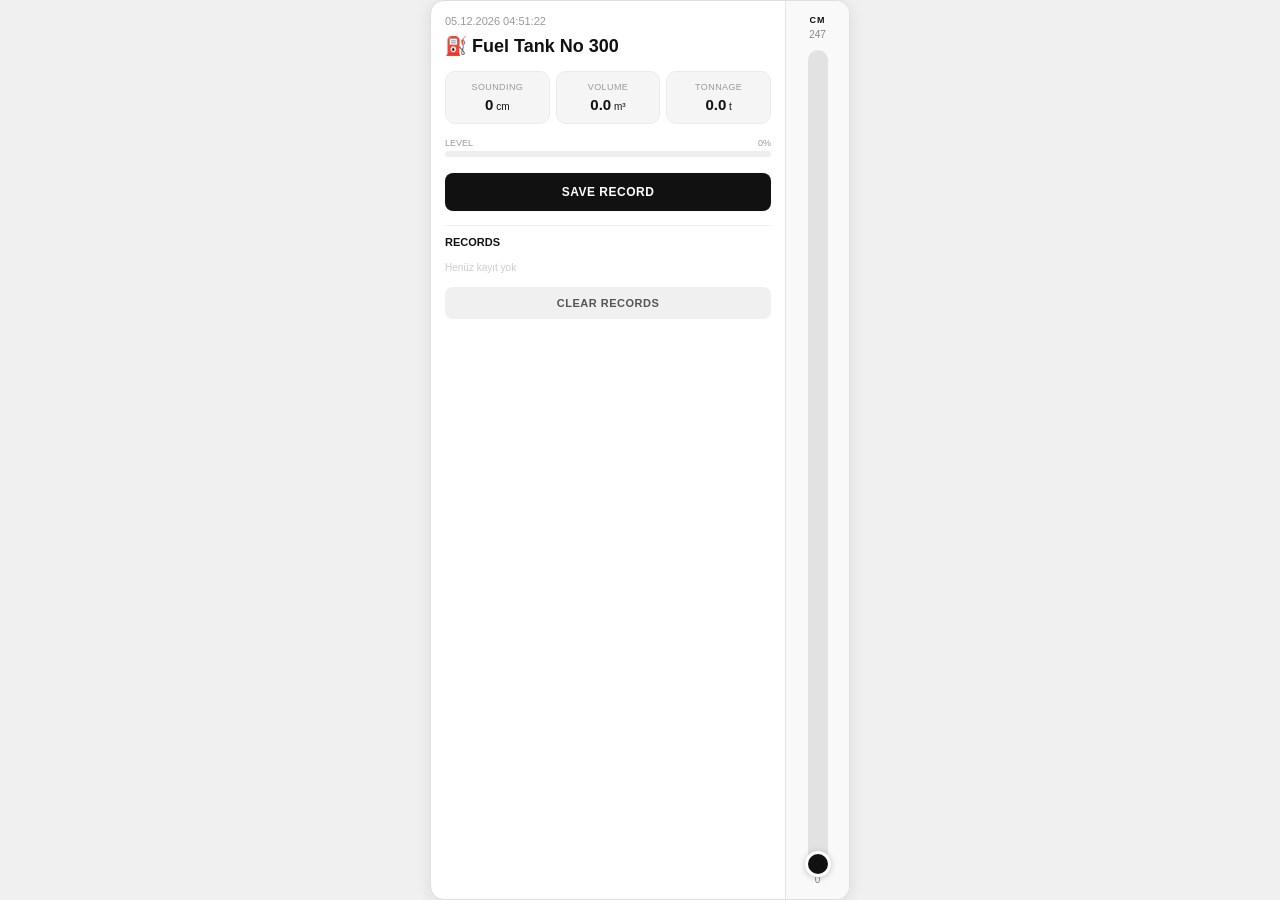
<file: index.html>
<!DOCTYPE html>
<html lang="tr">
<head>
<meta charset="UTF-8">
<meta name="viewport" content="width=device-width, initial-scale=1.0, maximum-scale=1.0, user-scalable=no, viewport-fit=cover">
<meta name="theme-color" content="#111111">
<title>Fuel Tank No 300</title>
<style>
*   { box-sizing: border-box; margin: 0; padding: 0; }

html, body {
  height: 100%;
  overscroll-behavior: none;
}

body {
  font-family: -apple-system, BlinkMacSystemFont, 'Segoe UI', sans-serif;
  background: #f0f0f0;
  display: flex;
  justify-content: center;
  padding: env(safe-area-inset-top) 8px env(safe-area-inset-bottom);
  min-height: 100dvh;
  touch-action: manipulation;
  -webkit-tap-highlight-color: transparent;
  user-select: none;
  -webkit-user-select: none;
}

.card {
  width: 100%;
  max-width: 420px;
  background: #fff;
  border-radius: 14px;
  border: 1px solid #e0e0e0;
  box-shadow: 0 2px 16px rgba(0,0,0,0.09);
  display: flex;
  overflow: hidden;
}

/* ── MAIN PANEL ── */
.panel {
  flex: 1;
  padding: 14px;
  display: flex;
  flex-direction: column;
  min-width: 0;
}

.clock {
  font-size: 11px;
  color: #999;
  margin-bottom: 8px;
  font-variant-numeric: tabular-nums;
}

.title {
  font-size: 18px;
  font-weight: 700;
  color: #111;
  margin-bottom: 14px;
}

/* Info cards */
.info-row { display: flex; gap: 6px; margin-bottom: 14px; }
.info-card {
  flex: 1;
  background: #f5f5f5;
  border: 1px solid #ebebeb;
  border-radius: 10px;
  padding: 10px 4px;
  text-align: center;
}
.info-label { font-size: 9px; color: #999; letter-spacing: .4px; margin-bottom: 4px; }
.info-val { font-size: 15px; font-weight: 700; color: #111; font-variant-numeric: tabular-nums; }
.info-unit { font-size: 10px; font-weight: 400; }

/* Progress bar */
.prog { margin-bottom: 12px; }
.prog-head { display: flex; justify-content: space-between; font-size: 9px; color: #999; margin-bottom: 3px; }
.prog-track { height: 6px; background: #eee; border-radius: 99px; overflow: hidden; }
.prog-fill { height: 100%; background: #111; border-radius: 99px; width: 0; transition: width .08s linear; }

/* Buttons */
.btn-save {
  width: 100%; padding: 12px; margin-top: 4px;
  background: #111; color: #fff;
  border: none; border-radius: 8px;
  font-size: 12px; font-weight: 700; letter-spacing: .5px;
  cursor: pointer;
  touch-action: manipulation;
}
.btn-save:active { opacity: .85; }
.btn-save.saved { background: #1a7f37; }

.btn-clear {
  width: 100%; padding: 10px; margin-top: 8px;
  background: #f0f0f0; color: #555;
  border: none; border-radius: 8px;
  font-size: 11px; font-weight: 600; letter-spacing: .5px;
  cursor: pointer;
  touch-action: manipulation;
}
.btn-clear:active { opacity: .8; }
.btn-clear.arm { background: #c0392b; color: #fff; }

/* Records */
.rec-section { margin-top: 14px; border-top: 1px solid #f0f0f0; padding-top: 10px; display: flex; flex-direction: column; min-height: 0; }
.rec-title { font-size: 11px; font-weight: 700; color: #111; margin-bottom: 8px; }
.rec-list { overflow-y: auto; -webkit-overflow-scrolling: touch; flex: 1; }
.rec-empty { font-size: 10px; color: #ccc; padding: 6px 0; }
.rec-row {
  display: flex; justify-content: space-between; align-items: center;
  padding: 6px 0; border-bottom: 1px solid #f5f5f5; font-size: 9px;
}
.rec-date { font-weight: 700; color: #333; margin-bottom: 2px; }
.rec-vals { color: #999; }
.rec-right { display: flex; align-items: center; gap: 10px; }
.rec-pct { font-size: 9px; color: #999; text-align: right; }
.rec-mini-track { width: 54px; height: 4px; background: #eee; border-radius: 99px; overflow: hidden; }
.rec-mini-fill { height: 100%; background: #111; }
.rec-del {
  background: none; border: none; color: #ddd; font-size: 14px;
  cursor: pointer; padding: 6px; line-height: 1; touch-action: manipulation;
}
.rec-del:active { color: #c0392b; }

/* ── SLIDER COLUMN ── */
.slider-col {
  width: 64px;
  background: #f9f9f9;
  border-left: 1px solid #e4e4e4;
  display: flex;
  flex-direction: column;
  align-items: center;
  padding: 14px 0;
  user-select: none;
  -webkit-user-select: none;
}
.sl-title { font-size: 9px; font-weight: 700; letter-spacing: 1px; color: #111; margin-bottom: 4px; }
.sl-max { font-size: 10px; color: #888; margin-bottom: 10px; }
.sl-min { font-size: 10px; color: #888; margin-top: 10px; }

.sl-track {
  flex: 1;
  width: 20px;
  position: relative;
  background: #e2e2e2;
  border-radius: 10px;
  cursor: pointer;
  touch-action: none;
  overflow: visible;
}

.sl-fill {
  position: absolute;
  bottom: 0; left: 0; right: 0;
  background: #111;
  border-radius: 10px;
  height: 0%;
  pointer-events: none;
}

.sl-thumb {
  position: absolute;
  left: 50%;
  width: 26px;
  height: 26px;
  background: #111;
  border: 3px solid #fff;
  border-radius: 50%;
  box-shadow: 0 1px 6px rgba(0,0,0,.22);
  transform: translateX(-50%) translateY(50%);
  bottom: 0%;
  pointer-events: none;
  transition: box-shadow .1s;
}
.sl-track.active .sl-thumb {
  box-shadow: 0 0 0 4px rgba(0,0,0,.12);
}
</style>
</head>
<body>

<div class="card">

<!-- MAIN PANEL -->
<div class="panel">
  <div class="clock" id="clock">—</div>
  <div class="title">⛽ Fuel Tank No 300</div>

  <div class="info-row">
    <div class="info-card">
      <div class="info-label">SOUNDING</div>
      <div class="info-val"><span id="vCm">0</span><span class="info-unit"> cm</span></div>
    </div>
    <div class="info-card">
      <div class="info-label">VOLUME</div>
      <div class="info-val"><span id="vM3">0.0</span><span class="info-unit"> m³</span></div>
    </div>
    <div class="info-card">
      <div class="info-label">TONNAGE</div>
      <div class="info-val"><span id="vTon">0.0</span><span class="info-unit"> t</span></div>
    </div>
  </div>

  <div class="prog">
    <div class="prog-head"><span>LEVEL</span><span id="pLevel">0%</span></div>
    <div class="prog-track"><div class="prog-fill" id="bLevel"></div></div>
  </div>

  <button class="btn-save" id="btnSave">SAVE RECORD</button>

  <div class="rec-section">
    <div class="rec-title">RECORDS</div>
    <div class="rec-list" id="recList"></div>
  </div>

  <button class="btn-clear" id="btnClear">CLEAR RECORDS</button>
</div>

<!-- SLIDER -->
<div class="slider-col">
  <div class="sl-title">CM</div>
  <div class="sl-max">247</div>
  <div class="sl-track" id="slTrack" role="slider" aria-label="Tank seviyesi" aria-valuemin="0" aria-valuemax="247" aria-valuenow="0" tabindex="0">
    <div class="sl-fill" id="slFill"></div>
    <div class="sl-thumb" id="slThumb"></div>
  </div>
  <div class="sl-min">0</div>
</div>

</div>

<script>
// ── Constants ─────────────────────────────────────────────
const MAX_CM    = 247;
const M3_PER_CM = 1.1;
const DENSITY   = 0.845;
const KEY       = 'fuelTank300_v1';

// ── DOM refs ──────────────────────────────────────────────
const slTrack = document.getElementById('slTrack');
const slFill  = document.getElementById('slFill');
const slThumb = document.getElementById('slThumb');

const vCm  = document.getElementById('vCm');
const vM3  = document.getElementById('vM3');
const vTon = document.getElementById('vTon');
const pLevel = document.getElementById('pLevel');
const bLevel = document.getElementById('bLevel');

const clockEl  = document.getElementById('clock');
const recList  = document.getElementById('recList');
const btnSave  = document.getElementById('btnSave');
const btnClear = document.getElementById('btnClear');

// ── State ─────────────────────────────────────────────────
let ratio = 0; // 0 (bottom) … 1 (top)

// ── Single calculation source ─────────────────────────────
function calc(r) {
  const cm  = Math.round(r * MAX_CM);
  const m3  = cm * M3_PER_CM;
  const ton = m3 * DENSITY;
  return { cm, m3, ton, pct: Math.round(r * 100) };
}

// ── Slider: Pointer Events + setPointerCapture ────────────
function ratioFromPointer(e) {
  const r = slTrack.getBoundingClientRect();
  return Math.max(0, Math.min(1, (r.bottom - e.clientY) / r.height));
}

slTrack.addEventListener('pointerdown', function(e) {
  this.setPointerCapture(e.pointerId);
  this.classList.add('active');
  setRatio(ratioFromPointer(e));
  e.preventDefault();
});

slTrack.addEventListener('pointermove', function(e) {
  if (!this.hasPointerCapture(e.pointerId)) return;
  setRatio(ratioFromPointer(e));
  e.preventDefault();
});

function endDrag(e) {
  this.classList.remove('active');
  if (this.hasPointerCapture(e.pointerId)) this.releasePointerCapture(e.pointerId);
}
slTrack.addEventListener('pointerup', endDrag);
slTrack.addEventListener('pointercancel', endDrag);

// Keyboard support
slTrack.addEventListener('keydown', function(e) {
  const step = 1 / MAX_CM;
  let r = ratio;
  if (e.key === 'ArrowUp' || e.key === 'ArrowRight')       r += step;
  else if (e.key === 'ArrowDown' || e.key === 'ArrowLeft') r -= step;
  else if (e.key === 'Home')  r = 0;
  else if (e.key === 'End')   r = 1;
  else return;
  e.preventDefault();
  setRatio(r);
});

// ── Core update ───────────────────────────────────────────
function setRatio(r) {
  ratio = Math.max(0, Math.min(1, r));
  const v = calc(ratio);

  vCm.textContent  = v.cm;
  vM3.textContent  = v.m3.toFixed(1);
  vTon.textContent = v.ton.toFixed(1);

  pLevel.textContent = v.pct + '%';
  bLevel.style.width = v.pct + '%';

  slFill.style.height = (ratio * 100) + '%';
  slThumb.style.bottom = (ratio * 100) + '%';
  slTrack.setAttribute('aria-valuenow', v.cm);
}

// ── Save ──────────────────────────────────────────────────
btnSave.addEventListener('click', () => {
  const v = calc(ratio);
  const now = new Date();

  const rec = {
    id:   now.getTime(),
    date: now.toLocaleDateString('tr-TR'),
    time: now.toLocaleTimeString('tr-TR'),
    cm:   v.cm,
    m3:   v.m3.toFixed(1),
    ton:  v.ton.toFixed(1),
    pct:  v.pct
  };

  const list = load();
  list.unshift(rec);
  if (!save(list)) {
    alert('Kayıt yapılamadı: depolama alanı kullanılamıyor.');
    return;
  }
  render();

  btnSave.classList.add('saved');
  btnSave.textContent = '✓ SAVED';
  setTimeout(() => {
    btnSave.classList.remove('saved');
    btnSave.textContent = 'SAVE RECORD';
  }, 900);
});

// ── Clear (two-step, no confirm()) ────────────────────────
let clearArmed = false;
let clearTimer = null;

btnClear.addEventListener('click', () => {
  if (!clearArmed) {
    clearArmed = true;
    btnClear.classList.add('arm');
    btnClear.textContent = 'EMİN MİSİNİZ? TEKRAR BASIN';
    clearTimer = setTimeout(disarmClear, 3000);
    return;
  }
  clearTimeout(clearTimer);
  save([]);
  render();
  disarmClear();
});

function disarmClear() {
  clearArmed = false;
  btnClear.classList.remove('arm');
  btnClear.textContent = 'CLEAR RECORDS';
}

// ── Storage ───────────────────────────────────────────────
function load() {
  try { return JSON.parse(localStorage.getItem(KEY) || '[]'); } catch { return []; }
}
function save(list) {
  try {
    localStorage.setItem(KEY, JSON.stringify(list));
    return true;
  } catch { return false; }
}

function deleteRecord(id) {
  save(load().filter(r => r.id !== id));
  render();
}

// ── Render records ────────────────────────────────────────
function render() {
  const list = load();
  if (!list.length) {
    recList.innerHTML = '<div class="rec-empty">Henüz kayıt yok</div>';
    return;
  }
  recList.innerHTML = list.map(r => `
    <div class="rec-row">
      <div>
        <div class="rec-date">${r.date} ${r.time}</div>
        <div class="rec-vals">${r.cm} cm · ${r.m3} m³ · ${r.ton} t</div>
      </div>
      <div class="rec-right">
        <div class="rec-mini-track"><div class="rec-mini-fill" style="width:${r.pct}%"></div></div>
        <div class="rec-pct">${r.pct}%</div>
        <button class="rec-del" data-id="${r.id}" aria-label="Kaydı sil">✕</button>
      </div>
    </div>
  `).join('');

  recList.querySelectorAll('.rec-del').forEach(btn => {
    btn.addEventListener('click', () => deleteRecord(Number(btn.dataset.id)));
  });
}

// ── Clock ─────────────────────────────────────────────────
function tick() {
  const n = new Date();
  clockEl.textContent = n.toLocaleDateString('tr-TR') + ' ' + n.toLocaleTimeString('tr-TR');
}
setInterval(tick, 1000);
tick();

// ── Init ──────────────────────────────────────────────────
setRatio(0);
render();
</script>
</body>
</html>
</file>
